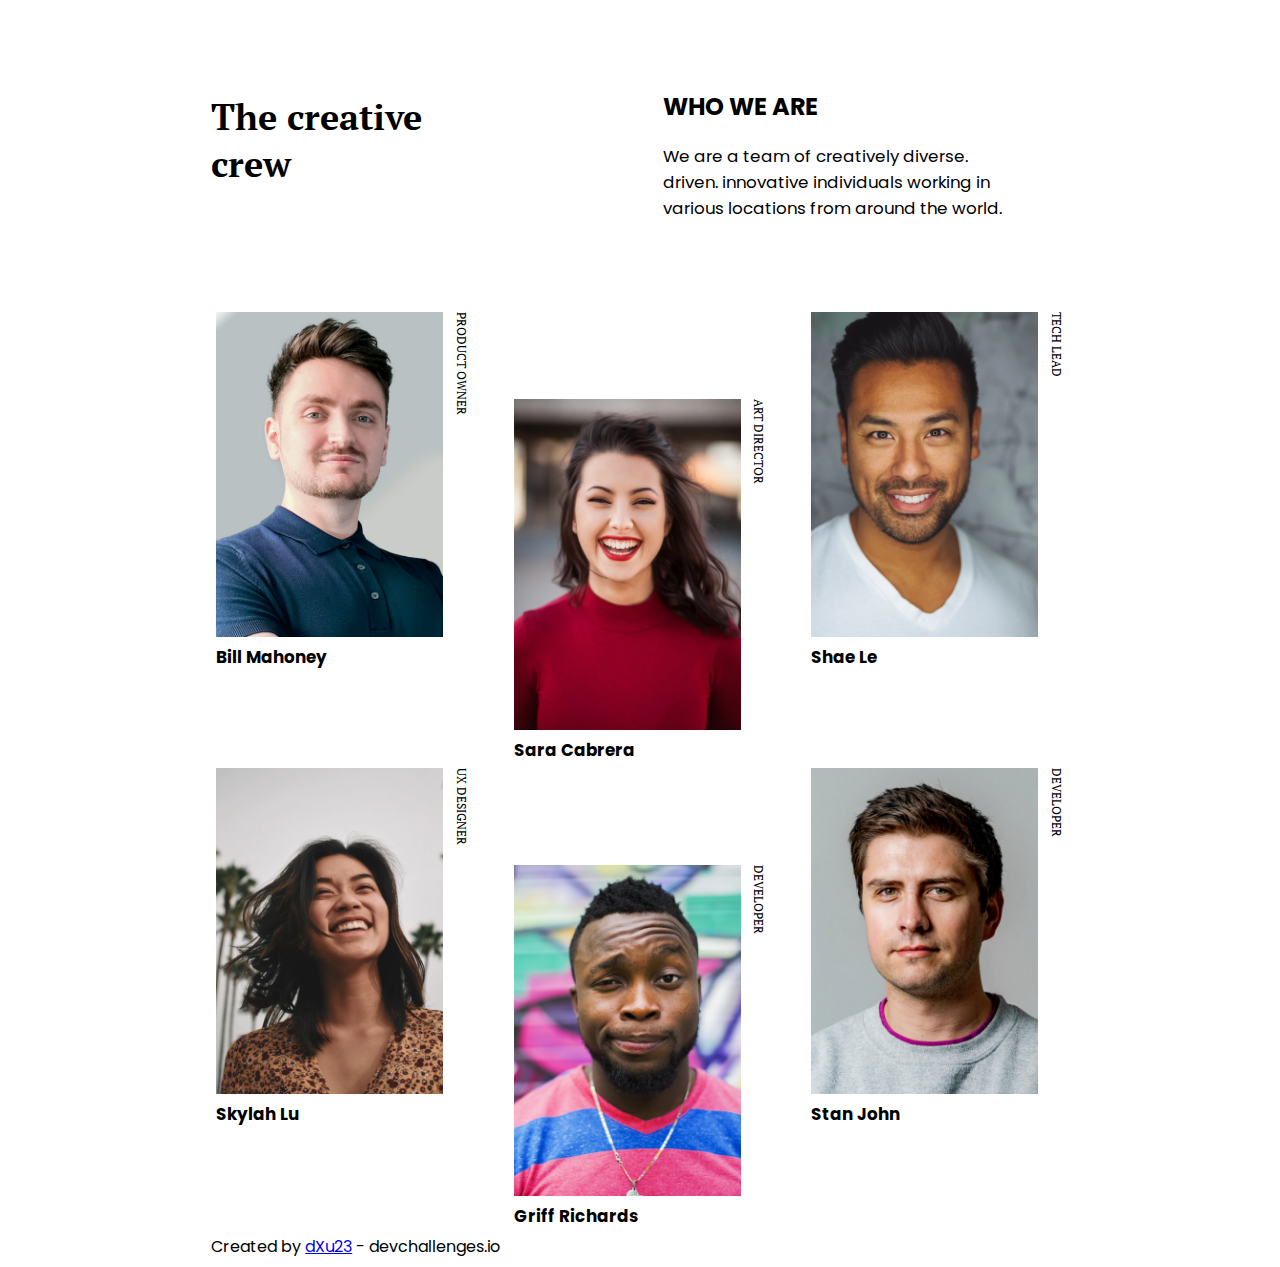
<file: index.html>
<!DOCTYPE html>
<html>
  <head>
    <meta charset="utf-8" />
    <meta name="viewport" content="width=device-width,initial-scale=1.0" />
    <meta http-equiv="X-UA-Compatible" content="IE=Edge,chrome=1" />
    <link rel="preconnect" href="https://fonts.googleapis.com" />
    <link rel="preconnect" href="https://fonts.gstatic.com" />
    <link rel="stylesheet" href="https://fonts.googleapis.com/css2?family=PT+Serif:wght@400;700&family=Poppins:wght@400;600&family=Montserrat" />
    <link rel="stylesheet" href="index.css" />
  </head>
  <body>
    <header>
      <div>
        <h1>The creative crew</h1>
      </div>
      <div>
        <h2>WHO WE ARE</h2>
        <p>
          We are a team of creatively diverse. driven.
          innovative individuals working in various
          locations from around the world.
        </p>
      </div>
    </header>
    <main>
      <div>
        <figure>
          <img loading="lazy" src="photo1.png">
          <figcaption>Bill Mahoney</figcaption>
        </figure>
        <small class="team-role">PRODUCT OWNER</small>
      </div>
      <div>
        <figure>
          <img loading="lazy" src="photo2.png">
          <figcaption>Sara Cabrera</figcaption>
        </figure>
        <small class="team-role">ART DIRECTOR</small>
      </div>
      <div>
        <figure>
          <img loading="lazy" src="photo3.png">
          <figcaption>Shae Le</figcaption>
        </figure>
        <small class="team-role">TECH LEAD</small>
      </div>
      <div>
        <figure>
          <img loading="lazy" src="photo4.png">
          <figcaption>Skylah Lu</figcaption>
        </figure>
        <small class="team-role">UX DESIGNER</small>
      </div>
      <div>
        <figure>
          <img loading="lazy" src="photo5.png">
          <figcaption>Griff Richards</figcaption>
        </figure>
        <small class="team-role">DEVELOPER</small>
      </div>
      <div>
        <figure>
          <img loading="lazy" src="photo6.png">
          <figcaption>Stan John</figcaption>
        </figure>
        <small class="team-role">DEVELOPER</small>
      </div>
    </main>
    <footer>
      Created by <a href="https://github.com/dXu23">dXu23</a> - devchallenges.io
    </footer>
  </body>
</html>
</file>
<file: index.css>
body {
  width: 94%;
  font-family: Poppins;
  margin-left: auto;
  margin-right: auto;
}

header {
  grid-template-rows: 1fr 2fr;
  margin-block: 8%;
}

header > div:first-child {
  grid-row: 1 / span 1;
}

header > div:last-child {
  grid-row: 2 / span 1;
}

h1 {
  font-family: "PT Serif", serif;
  font-size: 2.25rem;
}

p {
  font-size: clamp(0.875rem, 0.375vw + 0.75rem, 1.125rem);
}

header > div {
  min-width: 180px;
  /* max-width: 350px; */
}

figcaption {
  font-weight: bold;
  font-size: clamp(0.875rem, 0.375vw + 0.75rem, 1.125rem);
}

img {
  width: 100%;
}

main {
  display: grid;
  grid-template-columns: auto auto;
  grid-column-gap: 4%;
}

main > div {
  display: flex;
}

div > figure, div > small {
  display: inline-block;
  margin: 2%;
}

main > div:nth-of-type(even) > figure, main > div:nth-of-type(even) > small {
  margin-top: 35%;
}

.team-role {
  width: 12%;
  align-self: flex-start;
  font-size: clamp(0.625rem, 0.2vw + 0.5625rem, 0.75rem);
  font-family: "PT Serif", serif;
}

figure + small {
  writing-mode: vertical-rl;
  text-orientation: sideways;
  width: fit-content;
}

footer {
  font-size: Montserrat, sans-serif;
}

@media only screen and (min-width: 600px) {
  header {
    display: grid;
    grid-template-columns: 6fr 4fr 8fr 1fr;
    grid-template-rows: 1fr;
  }

  header > div:first-child {
    grid-row: 1 / span 1;
    grid-column: 1 / span 1;
  }

  header > div:last-child {
    grid-row: 1 / span 1;
    grid-column: 3 / span 1;
  }

  body {
    width: 67%;
  }

  main {
    display: grid;
    grid-template-columns: repeat(3, 1fr);
  }

  main > div:nth-of-type(even) > figure {
    margin-top: 0;
  }

  main > div:nth-of-type(even) > small {
    margin-top: 0;
  }

  main > div:nth-of-type(3n+2) {
    margin-top: 35%;
  }
}
</file>
